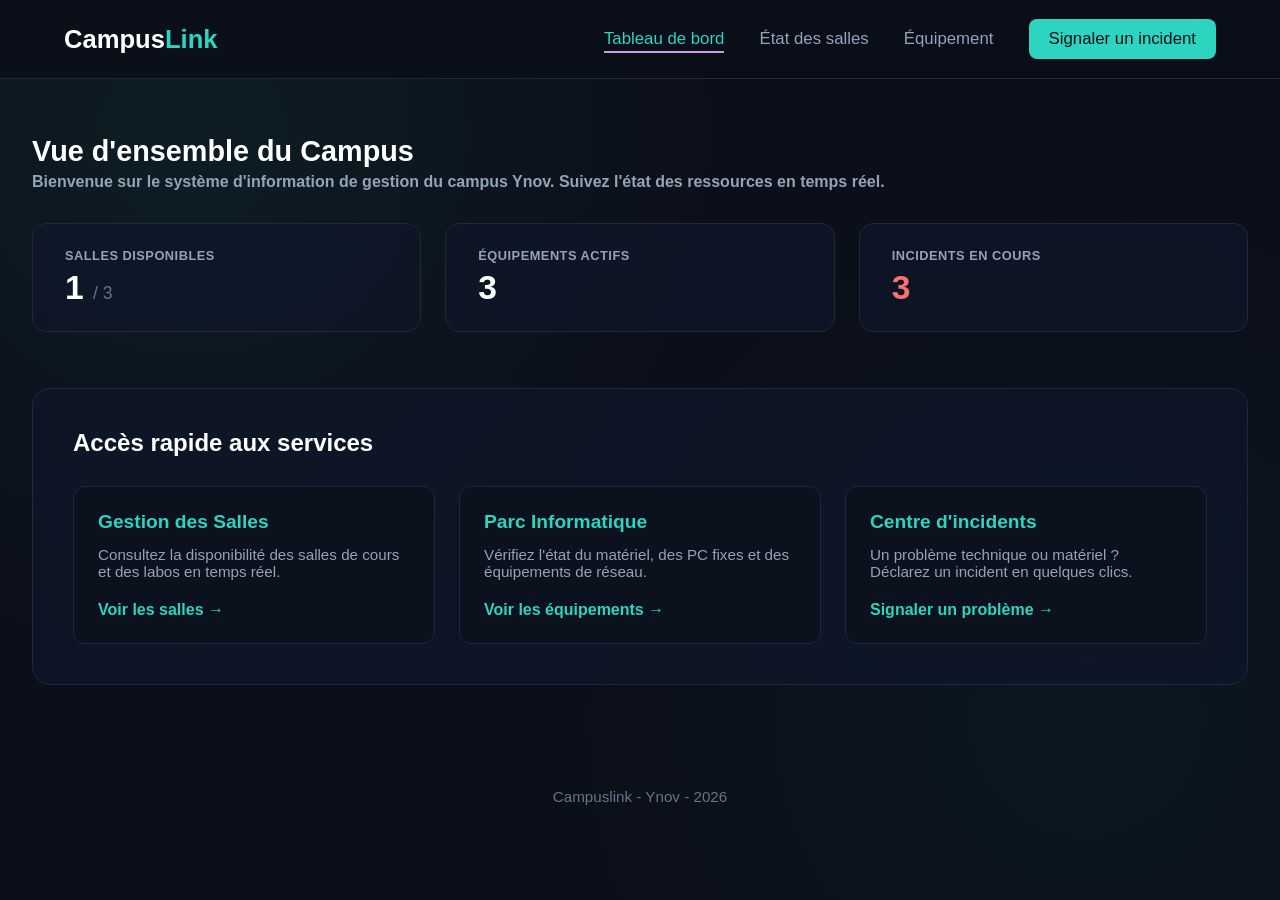
<file: index.html>
<!DOCTYPE html>
<html lang="fr">
<head>
    <meta charset="UTF-8">
    <meta name="viewport" content="width=device-width, initial-scale=1.0">
    <title>CampusLink - Tableau de bord</title>
    <link rel="stylesheet" href="css/style.css">
</head>

<body>

    <header class="header">
        <a href="index.html" class="logo" style="text-decoration: none; cursor: pointer;">
            <h1>Campus<span>Link</span></h1>
        </a>
        
        <nav class="main-nav" aria-label="Navigation principale">
            <a href="index.html" class="active">Tableau de bord</a>
            <a href="salles.html">État des salles</a>
            <a href="equipements.html">Équipement</a>
            <a href="incidents.html" class="btn-incident">Signaler un incident</a>
        </nav>
    </header>

    <main>
        <!-- Section Vue d'ensemble -->
        <div class="entaite" id="tableau-de-bord">
            <h1>Vue d'ensemble du Campus</h1>
            <p>Bienvenue sur le système d'information de gestion du campus Ynov. Suivez l'état des ressources en temps réel.</p>
        </div>

        <!-- Statistiques principales -->
        <div class="stats-container">
            <div class="stat-card">
                <div class="stat-info">
                    <span class="stat-title">SALLES DISPONIBLES</span>
                    <span class="stat-value">1 <small>/ 3</small></span>
                </div>
            </div>

            <div class="stat-card">
                <div class="stat-info">
                    <span class="stat-title">ÉQUIPEMENTS ACTIFS</span>
                    <span class="stat-value">3</span>
                </div>
            </div>

            <div class="stat-card">
                <div class="stat-info">
                    <span class="stat-title">INCIDENTS EN COURS</span>
                    <span class="stat-value text-red">3</span>
                </div>
            </div>
        </div>

        <!-- Section d'accès rapide aux modules -->
        <section class="rooms-section">
            <div class="table-card-wrapper">
                <div class="table-header-container">
                    <h2>Accès rapide aux services</h2>
                </div>
                <div style="display: grid; grid-template-columns: repeat(auto-fit, minmax(250px, 1fr)); gap: 1.5rem; margin-top: 1rem;">
                    
                    <!-- Carte Salles -->
                    <div style="background-color: rgba(11, 15, 25, 0.6); border: 1px solid #1e293b; border-radius: 12px; padding: 1.5rem; display: flex; flex-direction: column; gap: 0.8rem;">
                        <h3 style="margin: 0; color: #2dd4bf; font-size: 1.2rem;">Gestion des Salles</h3>
                        <p style="margin: 0; color: #94a3b8; font-size: 0.95rem;">Consultez la disponibilité des salles de cours et des labos en temps réel.</p>
                        <a href="salles.html" style="color: #2dd4bf; text-decoration: none; font-weight: 600; margin-top: 0.5rem;">Voir les salles &rarr;</a>
                    </div>

                    <!-- Carte Équipements -->
                    <div style="background-color: rgba(11, 15, 25, 0.6); border: 1px solid #1e293b; border-radius: 12px; padding: 1.5rem; display: flex; flex-direction: column; gap: 0.8rem;">
                        <h3 style="margin: 0; color: #2dd4bf; font-size: 1.2rem;">Parc Informatique</h3>
                        <p style="margin: 0; color: #94a3b8; font-size: 0.95rem;">Vérifiez l'état du matériel, des PC fixes et des équipements de réseau.</p>
                        <a href="equipements.html" style="color: #2dd4bf; text-decoration: none; font-weight: 600; margin-top: 0.5rem;">Voir les équipements &rarr;</a>
                    </div>

                    <!-- Carte Incidents -->
                    <div style="background-color: rgba(11, 15, 25, 0.6); border: 1px solid #1e293b; border-radius: 12px; padding: 1.5rem; display: flex; flex-direction: column; gap: 0.8rem;">
                        <h3 style="margin: 0; color: #2dd4bf; font-size: 1.2rem;">Centre d'incidents</h3>
                        <p style="margin: 0; color: #94a3b8; font-size: 0.95rem;">Un problème technique ou matériel ? Déclarez un incident en quelques clics.</p>
                        <a href="incidents.html" style="color: #2dd4bf; text-decoration: none; font-weight: 600; margin-top: 0.5rem;">Signaler un problème &rarr;</a>
                    </div>

                </div>
            </div>
        </section>
    </main>

    <footer class="site-footer">
        <p>Campuslink - Ynov - 2026</p>
    </footer>

    <script>
        // Remet la page tout en haut lors d'un rechargement ou d'un retour sur l'accueil
        window.addEventListener('load', () => {
            window.scrollTo(0, 0);
        });
    </script>
</body>
</html>
</file>
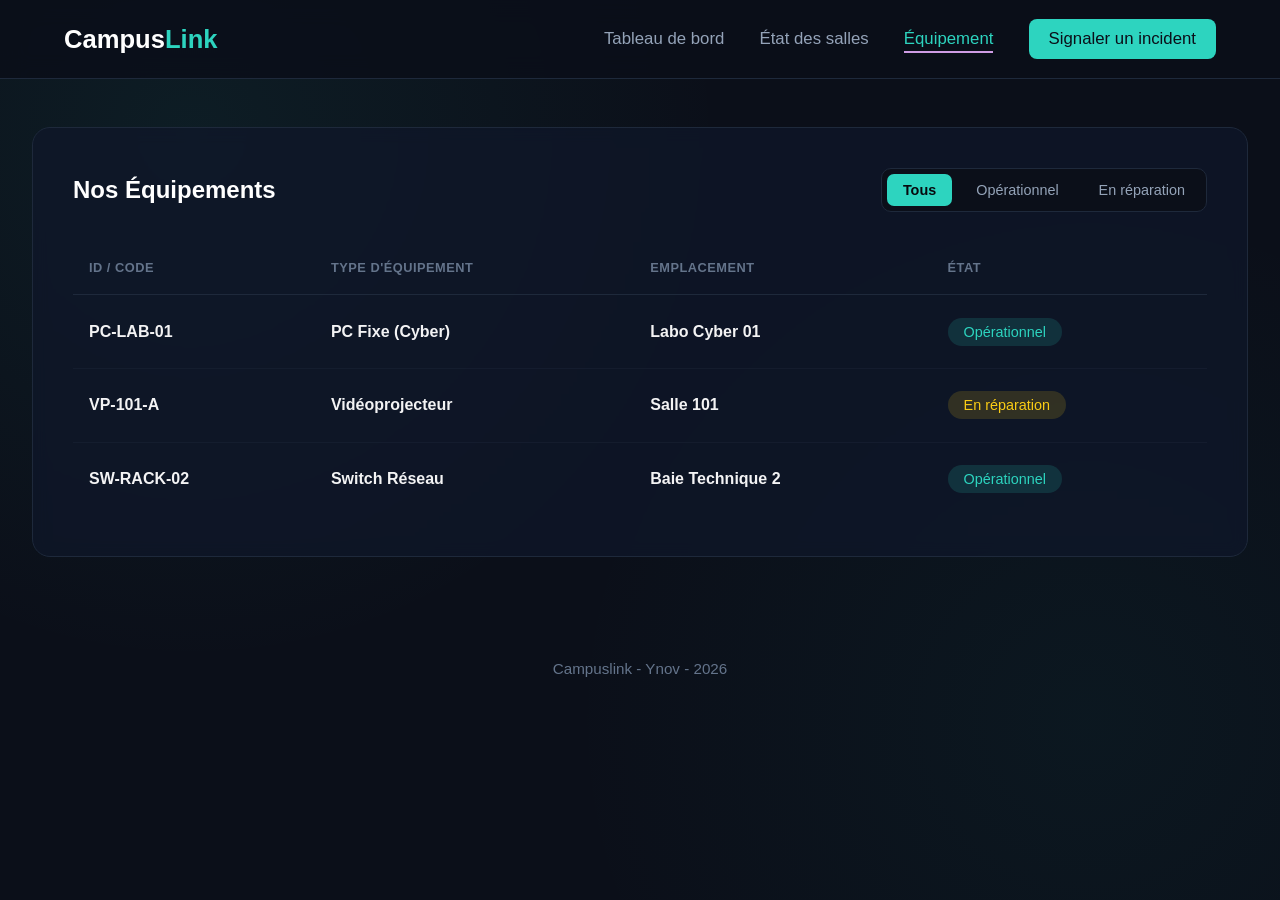
<file: equipements.html>
<!DOCTYPE html>
<html lang="fr">
<head>
    <meta charset="UTF-8">
    <meta name="viewport" content="width=device-width, initial-scale=1.0">
    <title>CampusLink - Équipements</title>
    <link rel="stylesheet" href="css/style.css">
</head>
<body>

    <header class="header">
        <a href="index.html" class="logo" style="text-decoration: none; cursor: pointer;">
            <h1>Campus<span>Link</span></h1>
        </a>
        
        <nav class="main-nav">
            <a href="index.html">Tableau de bord</a>
            <a href="salles.html">État des salles</a>
            <a href="equipements.html" class="active">Équipement</a>
            <a href="incidents.html" class="btn-incident">Signaler un incident</a>
        </nav>
    </header>

    <main>
        <section class="equipment-section" style="margin-top: 2rem;">
            <div class="table-card-wrapper">
                <div class="table-header-container">
                    <h2>Nos Équipements</h2>
                    
                    <div class="filter-buttons" data-target="equipment-table">
                        <button class="filter-btn active" data-filter="all">Tous</button>
                        <button class="filter-btn" data-filter="operationnel">Opérationnel</button>
                        <button class="filter-btn" data-filter="reparation">En réparation</button>
                    </div>
                </div>

                <div class="table-container">
                    <table class="custom-table" id="equipment-table">
                        <thead>
                            <tr>
                                <th>ID / CODE</th>
                                <th>TYPE D'ÉQUIPEMENT</th>
                                <th>EMPLACEMENT</th>
                                <th>ÉTAT</th>
                            </tr>
                        </thead>
                        <tbody>
                            <tr data-status="operationnel">
                                <td class="equipment-name">PC-LAB-01</td>
                                <td>PC Fixe (Cyber)</td>
                                <td>Labo Cyber 01</td>
                                <td><span class="badge operationnel">Opérationnel</span></td>
                            </tr>
                            <tr data-status="reparation">
                                <td class="equipment-name">VP-101-A</td>
                                <td>Vidéoprojecteur</td>
                                <td>Salle 101</td>
                                <td><span class="badge reparation">En réparation</span></td>
                            </tr>
                            <tr data-status="operationnel">
                                <td class="equipment-name">SW-RACK-02</td>
                                <td>Switch Réseau</td>
                                <td>Baie Technique 2</td>
                                <td><span class="badge operationnel">Opérationnel</span></td>
                            </tr>
                        </tbody>
                    </table>
                </div>
            </div>
        </section>
    </main>

    <footer class="site-footer">
        <p>Campuslink - Ynov - 2026</p>
    </footer>

    <script>
        document.querySelectorAll('.filter-buttons').forEach(container => {
            const targetTableId = container.getAttribute('data-target');
            const table = document.getElementById(targetTableId);
            const buttons = container.querySelectorAll('.filter-btn');
            const rows = table.querySelectorAll('tbody tr');

            buttons.forEach(button => {
                button.addEventListener('click', () => {
                    buttons.forEach(btn => btn.classList.remove('active'));
                    button.classList.add('active');
                    const filter = button.getAttribute('data-filter');
                    rows.forEach(row => {
                        const status = row.getAttribute('data-status');
                        row.style.display = (filter === 'all' || status === filter) ? '' : 'none';
                    });
                });
            });
        });
    </script>
</body>
</html>
</file>
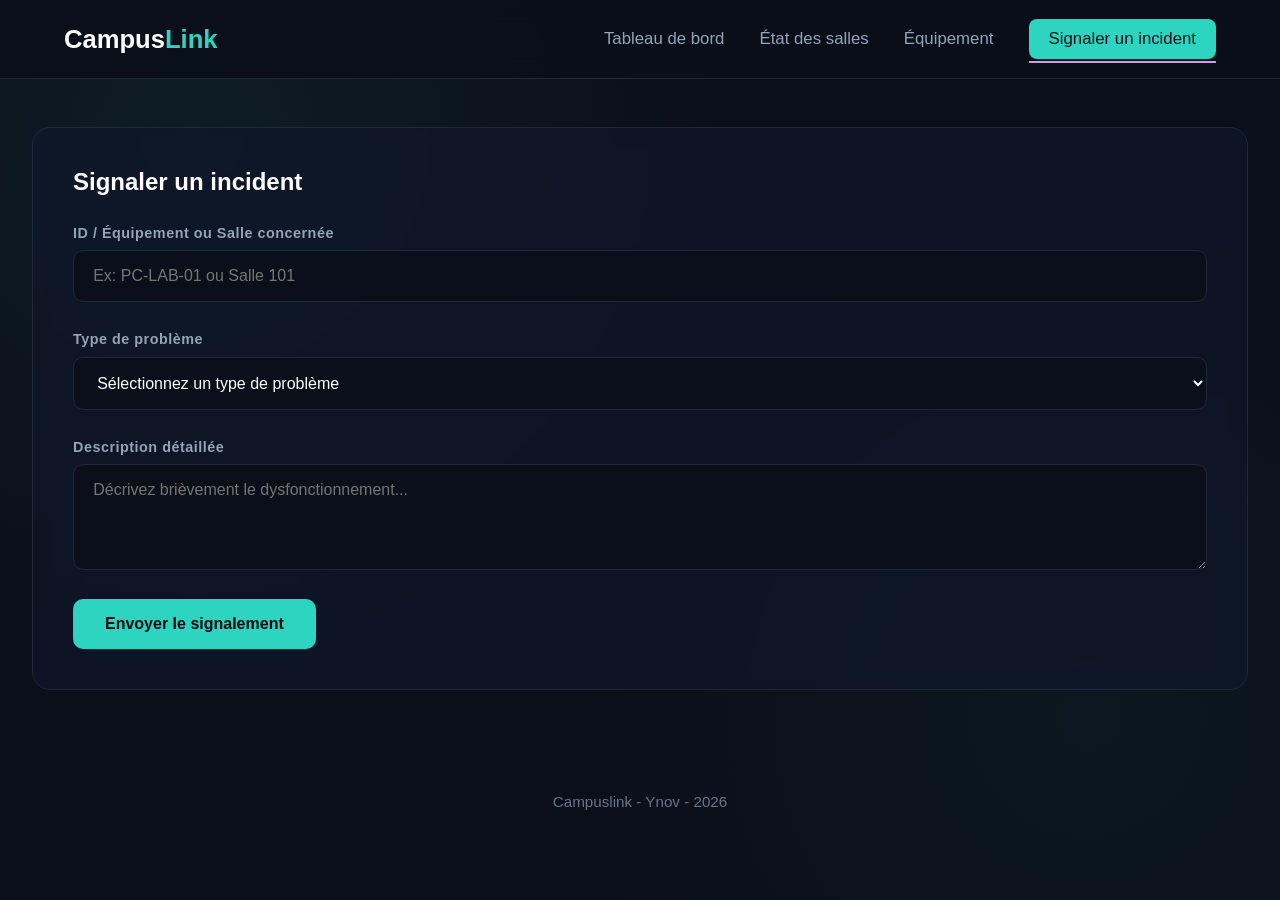
<file: incidents.html>
<!DOCTYPE html>
    <html lang="fr">
    <head>
        <meta charset="UTF-8">
        <meta name="viewport" content="width=device-width, initial-scale=1.0">
        <title>CampusLink - Signaler un incident</title>
        <link rel="stylesheet" href="css/style.css">
    </head>
    <body>

        <header class="header">
            <a href="index.html" class="logo" style="text-decoration: none; cursor: pointer;">
                <h1>Campus<span>Link</span></h1>
            </a>
            
            <nav class="main-nav">
                <a href="index.html">Tableau de bord</a>
                <a href="salles.html">État des salles</a>
                <a href="equipements.html">Équipement</a>
                <a href="incidents.html" class="btn-incident active">Signaler un incident</a>
            </nav>
        </header>

        <main>
            <section class="incident-section" style="margin-top: 2rem;">
                <div class="table-card-wrapper">
                    <div class="table-header-container">
                        <h2>Signaler un incident</h2>
                    </div>

                    <form class="incident-form">
                        <div class="form-group">
                            <label for="equipment-id">ID / Équipement ou Salle concernée</label>
                            <input type="text" id="equipment-id" placeholder="Ex: PC-LAB-01 ou Salle 101" required>
                        </div>

                        <div class="form-group">
                            <label for="incident-type">Type de problème</label>
                            <select id="incident-type" required>
                                <option value="" disabled selected>Sélectionnez un type de problème</option>
                                <option value="hardware">Matériel cassé / Défectueux</option>
                                <option value="network">Problème réseau / Connexion</option>
                                <option value="software">Problème logiciel</option>
                                <option value="other">Autre</option>
                            </select>
                        </div>

                        <div class="form-group">
                            <label for="incident-desc">Description détaillée</label>
                            <textarea id="incident-desc" rows="4" placeholder="Décrivez brièvement le dysfonctionnement..." required></textarea>
                        </div>

                        <button type="submit" class="btn-submit">Envoyer le signalement</button>
                    </form>
                </div>
            </section>
        </main>

        <footer class="site-footer">
            <p>Campuslink - Ynov - 2026</p>
        </footer>
    </body>
    </html>
</file>
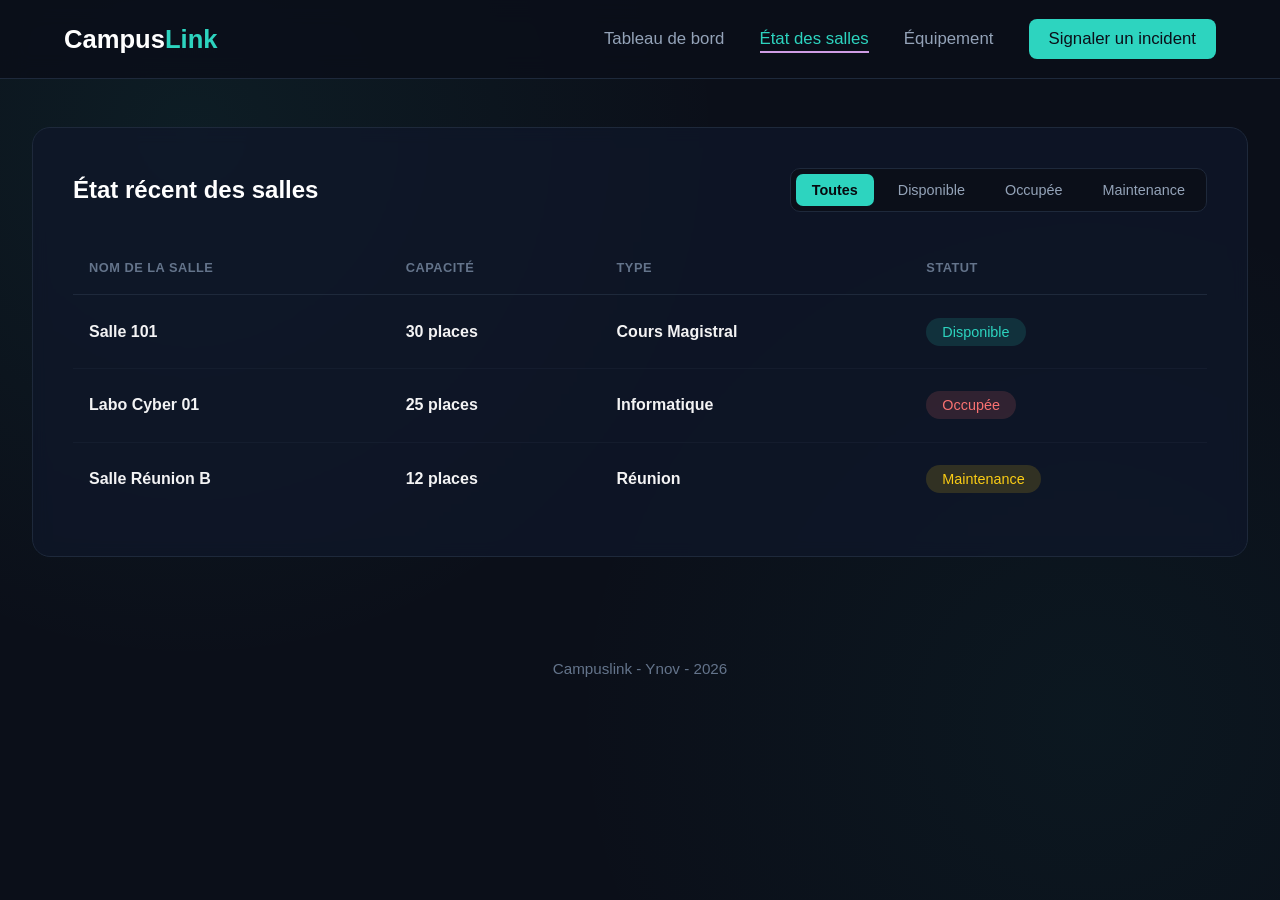
<file: salles.html>
<!DOCTYPE html>
<html lang="fr">
<head>
    <meta charset="UTF-8">
    <meta name="viewport" content="width=device-width, initial-scale=1.0">
    <title>CampusLink - Salles</title>
    <link rel="stylesheet" href="css/style.css">
</head>
<body>

    <header class="header">
        <a href="index.html" class="logo" style="text-decoration: none; cursor: pointer;">
            <h1>Campus<span>Link</span></h1>
        </a>
        
        <nav class="main-nav">
            <a href="index.html">Tableau de bord</a>
            <a href="salles.html" class="active">État des salles</a>
            <a href="equipements.html">Équipement</a>
            <a href="incidents.html" class="btn-incident">Signaler un incident</a>
        </nav>
    </header>

    <main>
        <section class="rooms-section" style="margin-top: 2rem;">
            <div class="table-card-wrapper">
                <div class="table-header-container">
                    <h2>État récent des salles</h2>
                    
                    <div class="filter-buttons" data-target="rooms-table">
                        <button class="filter-btn active" data-filter="all">Toutes</button>
                        <button class="filter-btn" data-filter="disponible">Disponible</button>
                        <button class="filter-btn" data-filter="occupee">Occupée</button>
                        <button class="filter-btn" data-filter="maintenance">Maintenance</button>
                    </div>
                </div>

                <div class="table-container">
                    <table class="custom-table" id="rooms-table">
                        <thead>
                            <tr>
                                <th>NOM DE LA SALLE</th>
                                <th>CAPACITÉ</th>
                                <th>TYPE</th>
                                <th>STATUT</th>
                            </tr>
                        </thead>
                        <tbody>
                            <tr data-status="disponible">
                                <td class="room-name">Salle 101</td>
                                <td>30 places</td>
                                <td>Cours Magistral</td>
                                <td><span class="badge disponible">Disponible</span></td>
                            </tr>
                            <tr data-status="occupee">
                                <td class="room-name">Labo Cyber 01</td>
                                <td>25 places</td>
                                <td>Informatique</td>
                                <td><span class="badge occupee">Occupée</span></td>
                            </tr>
                            <tr data-status="maintenance">
                                <td class="room-name">Salle Réunion B</td>
                                <td>12 places</td>
                                <td>Réunion</td>
                                <td><span class="badge maintenance">Maintenance</span></td>
                            </tr>
                        </tbody>
                    </table>
                </div>
            </div>
        </section>
    </main>

    <footer class="site-footer">
        <p>Campuslink - Ynov - 2026</p>
    </footer>

    <script>
        // Script de filtrage pour les tableaux
        document.querySelectorAll('.filter-buttons').forEach(container => {
            const targetTableId = container.getAttribute('data-target');
            const table = document.getElementById(targetTableId);
            const buttons = container.querySelectorAll('.filter-btn');
            const rows = table.querySelectorAll('tbody tr');

            buttons.forEach(button => {
                button.addEventListener('click', () => {
                    buttons.forEach(btn => btn.classList.remove('active'));
                    button.classList.add('active');
                    const filter = button.getAttribute('data-filter');
                    rows.forEach(row => {
                        const status = row.getAttribute('data-status');
                        row.style.display = (filter === 'all' || status === filter) ? '' : 'none';
                    });
                });
            });
        });
    </script>
</body>
</html>
</file>
<file: css/style.css>
/* Style global (Fond sombre avec lueur thématique turquoise) */
body {
    margin: 0px;
    font-family: 'Segoe UI', Tahoma, Geneva, Verdana, sans-serif;
    background-color: #0b0f19;
    color: #ffffff;
    padding-top: 95px; /* Compense la hauteur de la barre fixe sur PC */
    
    background-image: 
        radial-gradient(circle at 15% 15%, rgba(45, 212, 191, 0.07) 0%, transparent 40%),
        radial-gradient(circle at 85% 80%, rgba(20, 184, 166, 0.05) 0%, transparent 40%);
    background-attachment: fixed;
}

/* En-tête / Barre de navigation fixe (plus large) */
.header {
    position: fixed;
    top: 0;
    left: 0;
    width: 100%;
    z-index: 1000;
    display: flex;
    justify-content: space-between;
    align-items: center;
    padding: 1.2rem 4rem;
    background-color: rgba(11, 15, 25, 0.85);
    backdrop-filter: blur(12px);
    border-bottom: 1px solid #1e293b;
    box-sizing: border-box;
}

/* Logo */
.logo h1 {
    margin: 0;
    font-size: 1.6rem; 
    color: #ffffff; 
}

.logo span {
    color: #2dd4bf;
}

/* Zone des liens de navigation */
.main-nav {
    display: flex;
    align-items: center;
    gap: 2.2rem; 
}

/* Style de base des liens de navigation */
.main-nav a {
    text-decoration: none;
    color: #94a3b8;
    font-size: 1.05rem;
    font-weight: 500;
    transition: color 0.2s ease;
}

.main-nav a:hover,
.main-nav a.active {
    color: #2dd4bf;
}

/* Le bouton "Signaler un incident" */
.btn-incident {
    background-color: #2dd4bf;
    color: #0b0f19 !important;      
    padding: 10px 20px;             
    border-radius: 8px;             
    font-weight: bold;              
    transition: background-color 0.2s ease;
}

.btn-incident:hover {
    background-color: #14b8a6;
}

/* Sélecteur de langue élégant avec icône */
.language-selector {
    display: flex;
    align-items: center;
    gap: 6px;
    background-color: rgba(15, 23, 42, 0.9);
    border: 1px solid #1e293b;
    padding: 6px 10px;
    border-radius: 10px;
    transition: border-color 0.2s ease;
}

.language-selector:hover {
    border-color: #2dd4bf;
}

.lang-icon {
    font-size: 1rem;
}

.language-selector select {
    background-color: transparent;
    color: #2dd4bf;
    border: none;
    font-size: 0.95rem;
    font-weight: 600;
    cursor: pointer;
    outline: none;
    font-family: inherit;
}

.language-selector select option {
    background-color: #0b0f19;
    color: #ffffff;
}

.entaite {
    margin: 0;
    margin-top: 2.5rem;
    max-width: 1400px;
    margin-left: auto;
    margin-right: auto;
    padding: 0 2rem;
}

.entaite h1 {
    font-size: 1.8rem;
    margin-bottom: 0.3rem; 
}

.entaite p {
    margin-top: 0rem;      
    font-size: 1rem;
    color: #94a3b8;
    font-weight: bold;
}

/* Cartes en haut de page */
.stats-container {
    display: flex;
    gap: 1.5rem;       
    margin-top: 2rem;
    padding: 0 2rem; 
    max-width: 1400px;
    margin-left: auto;
    margin-right: auto;
}

.stat-card {
    background-color: rgba(15, 23, 42, 0.75); 
    backdrop-filter: blur(8px);
    border: 1px solid #1e293b;      
    border-radius: 14px;            
    padding: 1.5rem 2rem;        
    flex: 1;                        
}

.stat-info {
    display: flex;
    flex-direction: column;
    gap: 0.4rem;
}

.stat-title {
    font-size: 0.8rem;
    font-weight: 600;
    color: #94a3b8;
    letter-spacing: 0.5px;
}

.stat-value {
    font-size: 2.1rem;
    font-weight: bold;
    color: #ffffff;
}

.stat-value small {
    font-size: 1.1rem;
    color: #64748b;
    font-weight: normal;
}

.text-red {
    color: #f87171 !important;
}

/* Sections de tableaux */
.rooms-section,
.equipment-section,
.incident-section {
    max-width: 1400px;
    margin: 3.5rem auto;
    padding: 0 2rem;
}

.table-card-wrapper {
    background-color: rgba(15, 23, 42, 0.75); 
    backdrop-filter: blur(8px);
    border: 1px solid #1e293b;      
    border-radius: 18px;            
    padding: 2.5rem;                  
}

.table-header-container {
    display: flex;
    justify-content: space-between;
    align-items: center;
    margin-bottom: 1.8rem;
    flex-wrap: wrap;
    gap: 1rem;
}

.table-header-container h2 {
    color: #ffffff;
    font-size: 1.5rem;
    margin: 0;
}

/* Boutons de filtre */
.filter-buttons {
    display: flex;
    gap: 0.5rem;
    background-color: #0b0f19;
    padding: 5px;
    border-radius: 10px;
    border: 1px solid #1e293b;
    flex-wrap: wrap;
}

.filter-btn {
    background: transparent;
    border: none;
    color: #94a3b8;
    padding: 8px 16px;
    font-size: 0.9rem;
    font-weight: 500;
    border-radius: 7px;
    cursor: pointer;
    transition: all 0.2s ease;
}

.filter-btn:hover {
    color: #ffffff;
}

.filter-btn.active {
    background-color: #2dd4bf; 
    color: #07090e;
    font-weight: 600;
}

/* Tables avec défilement tactile horizontal sur mobile */
.table-container {
    overflow-x: auto;
    -webkit-overflow-scrolling: touch;
}

.custom-table {
    width: 100%;
    border-collapse: collapse;
    text-align: left;
    min-width: 500px; /* Force un minimum pour éviter d'écraser le texte sur mobile */
}

.custom-table th {
    color: #64748b;
    font-size: 0.8rem;
    font-weight: 600;
    letter-spacing: 0.5px;
    padding: 1.2rem 1rem;
    border-bottom: 1px solid #1e293b;
}

.custom-table td {
    padding: 1.4rem 1rem;
    color: #f3f3f4;
    font-size: 1rem;
    border-bottom: 1px solid rgba(30, 41, 59, 0.4);
    font-weight: bold;
}

.custom-table tr:last-child td {
    border-bottom: none;
}

.room-name, .equipment-name {
    color: #ffffff;
    font-weight: 600;
}

/* Badges de statut */
.badge {
    display: inline-block;
    padding: 6px 16px;
    border-radius: 20px;
    font-size: 0.9rem;
    font-weight: 500;
}

.badge.disponible, .badge.operationnel {
    background-color: rgba(45, 212, 191, 0.15);
    color: #2dd4bf;
}

.badge.occupee {
    background-color: rgba(248, 113, 113, 0.15);
    color: #f87171;
}

.badge.maintenance, .badge.reparation {
    background-color: rgba(250, 204, 21, 0.15);
    color: #facc15;
}

/* Formulaire d'incident */
.incident-form {
    display: flex;
    flex-direction: column;
    gap: 1.8rem;
    margin-top: 1.2rem;
}

.form-group {
    display: flex;
    flex-direction: column;
    gap: 0.6rem;
}

.form-group label {
    color: #94a3b8;
    font-size: 0.9rem;
    font-weight: 600;
    letter-spacing: 0.5px;
}

.form-group input,
.form-group select,
.form-group textarea {
    background-color: #0b0f19;
    border: 1px solid #1e293b;
    border-radius: 10px;
    padding: 1rem 1.2rem;
    color: #ffffff;
    font-size: 1rem;
    font-family: inherit;
    outline: none;
    transition: border-color 0.2s ease;
    width: 100%;
    box-sizing: border-box;
}

.form-group input:focus,
.form-group select:focus,
.form-group textarea:focus {
    border-color: #2dd4bf; 
}

.form-group select {
    cursor: pointer;
}

.btn-submit {
    background-color: #2dd4bf;
    color: #07090e;
    border: none;
    border-radius: 10px;
    padding: 1rem 2rem;
    font-size: 1rem;
    font-weight: 600;
    cursor: pointer;
    transition: background-color 0.2s ease, transform 0.1s ease;
    align-self: flex-start; 
}

.btn-submit:hover {
    background-color: #14b8a6;
    transform: translateY(-1px);
}

.site-footer {
    padding: 2rem 4rem;
    text-align: center;
    color: #64748b;
    font-size: 0.95rem;
}

/* Élément flottant en bas à droite */
.floating-status {
    position: fixed;
    bottom: 20px;
    right: 25px;
    background-color: rgba(15, 23, 42, 0.85);
    backdrop-filter: blur(10px);
    border: 1px solid #1e293b;
    color: #94a3b8;
    padding: 10px 16px;
    border-radius: 30px;
    font-size: 0.85rem;
    font-weight: 600;
    display: flex;
    align-items: center;
    gap: 8px;
    z-index: 999;
    box-shadow: 0 4px 12px rgba(0, 0, 0, 0.3);
}

.status-dot {
    width: 8px;
    height: 8px;
    background-color: #2dd4bf;
    border-radius: 50%;
    box-shadow: 0 0 8px #2dd4bf;
}


/* ========================================================== */
/* RESPONSIVE DESIGN (Tablettes & Téléphones / iOS, Android, Linux) */
/* ========================================================== */

@media screen and (max-width: 1024px) {
    .header {
        padding: 1rem 2rem;
    }
    
    .stats-container {
        flex-direction: column;
    }
}

@media screen and (max-width: 768px) {
    body {
        padding-top: 140px; /* Laisse de la place si le header passe sur deux lignes */
    }

    .header {
        flex-direction: column;
        gap: 1rem;
        padding: 1rem;
    }

    .main-nav {
        gap: 1rem;
        flex-wrap: wrap;
        justify-content: center;
    }

    .main-nav a {
        font-size: 0.9rem;
    }

    .entaite, .stats-container, .rooms-section, .equipment-section, .incident-section {
        padding: 0 1rem;
    }

    .table-card-wrapper {
        padding: 1.2rem;
    }

    .table-header-container {
        flex-direction: column;
        align-items: flex-start;
    }

    .btn-submit {
        width: 100%;
        text-align: center;
    }

    /* Le badge en bas à droite devient un peu plus compact sur mobile */
    .floating-status {
        bottom: 10px;
        right: 15px;
        font-size: 0.75rem;
        padding: 8px 12px;
    }
}


/* Effet de survol interactif sur les cartes statistiques */
.stat-card {
    transition: transform 0.25s ease, border-color 0.25s ease, box-shadow 0.25s ease;
}

.stat-card:hover {
    transform: translateY(-4px);
    border-color: #cf9ce4;
    box-shadow: 0 8px 20px rgba(45, 212, 191, 0.1);
}

/* Effet de survol sur les blocs d'accès rapide de la page d'accueil (si tu les utilises) */
.rooms-section .table-card-wrapper > div > div {
    transition: transform 0.25s ease, border-color 0.25s ease;
}

.rooms-section .table-card-wrapper > div > div:hover {
    transform: translateY(-3px);
    border-color: #cf9ce4   ;
}

/* Effet de survol sur les grands blocs de tableaux et de formulaires */
.table-card-wrapper {
    transition: border-color 0.25s ease, box-shadow 0.25s ease;
}

.table-card-wrapper:hover {
    border-color: #cf9ce4;
    box-shadow: 0 10px 30px rgba(0, 0, 0, 0.4);
}

/* Effet de survol sur les boutons de filtre */
/* Style des boutons de filtre */
.filter-btn {
    background: transparent;
    border: none;
    color: #94a3b8;
    padding: 8px 16px;
    font-size: 0.9rem;
    font-weight: 500;
    border-radius: 7px;
    cursor: pointer;
    transition: all 0.2s ease;
}

.filter-btn:hover {
    color: #ffffff;
    background-color: #cf9ce4       ;
}

/* Bouton filtre actif : fond turquoise et texte sombre bien visible */
.filter-btn.active {
    background-color: #2dd4bf !important; 
    color: #07090e !important;
    font-weight: 600;
}   


/* Effet de soulignement progressif sur les liens du menu de navigation */
.main-nav a {
    position: relative;
}

.main-nav a::after {
    content: '';
    position: absolute;
    width: 0;
    height: 2px;
    bottom: -4px;
    left: 0;
    background-color: #cf9ce4;
    transition: width 0.25s ease;
}

.main-nav a:hover::after,
.main-nav a.active::after {
    width: 100%;
}

/* Effet de lueur renforcée lorsqu'on clique/écrit dans un champ de formulaire */
.form-group input:focus,
.form-group select:focus,
.form-group textarea:focus {
    border-color: #cf9ce4;
    box-shadow: 0 0 10px #cf9ce4;
}


/* Effet lumineux discret sur le logo au survol */
.logo:hover h1 {
    text-shadow: 0 0 12px rgba(45, 212, 191, 0.4);
    transition: text-shadow 0.3s ease;
}
</file>
